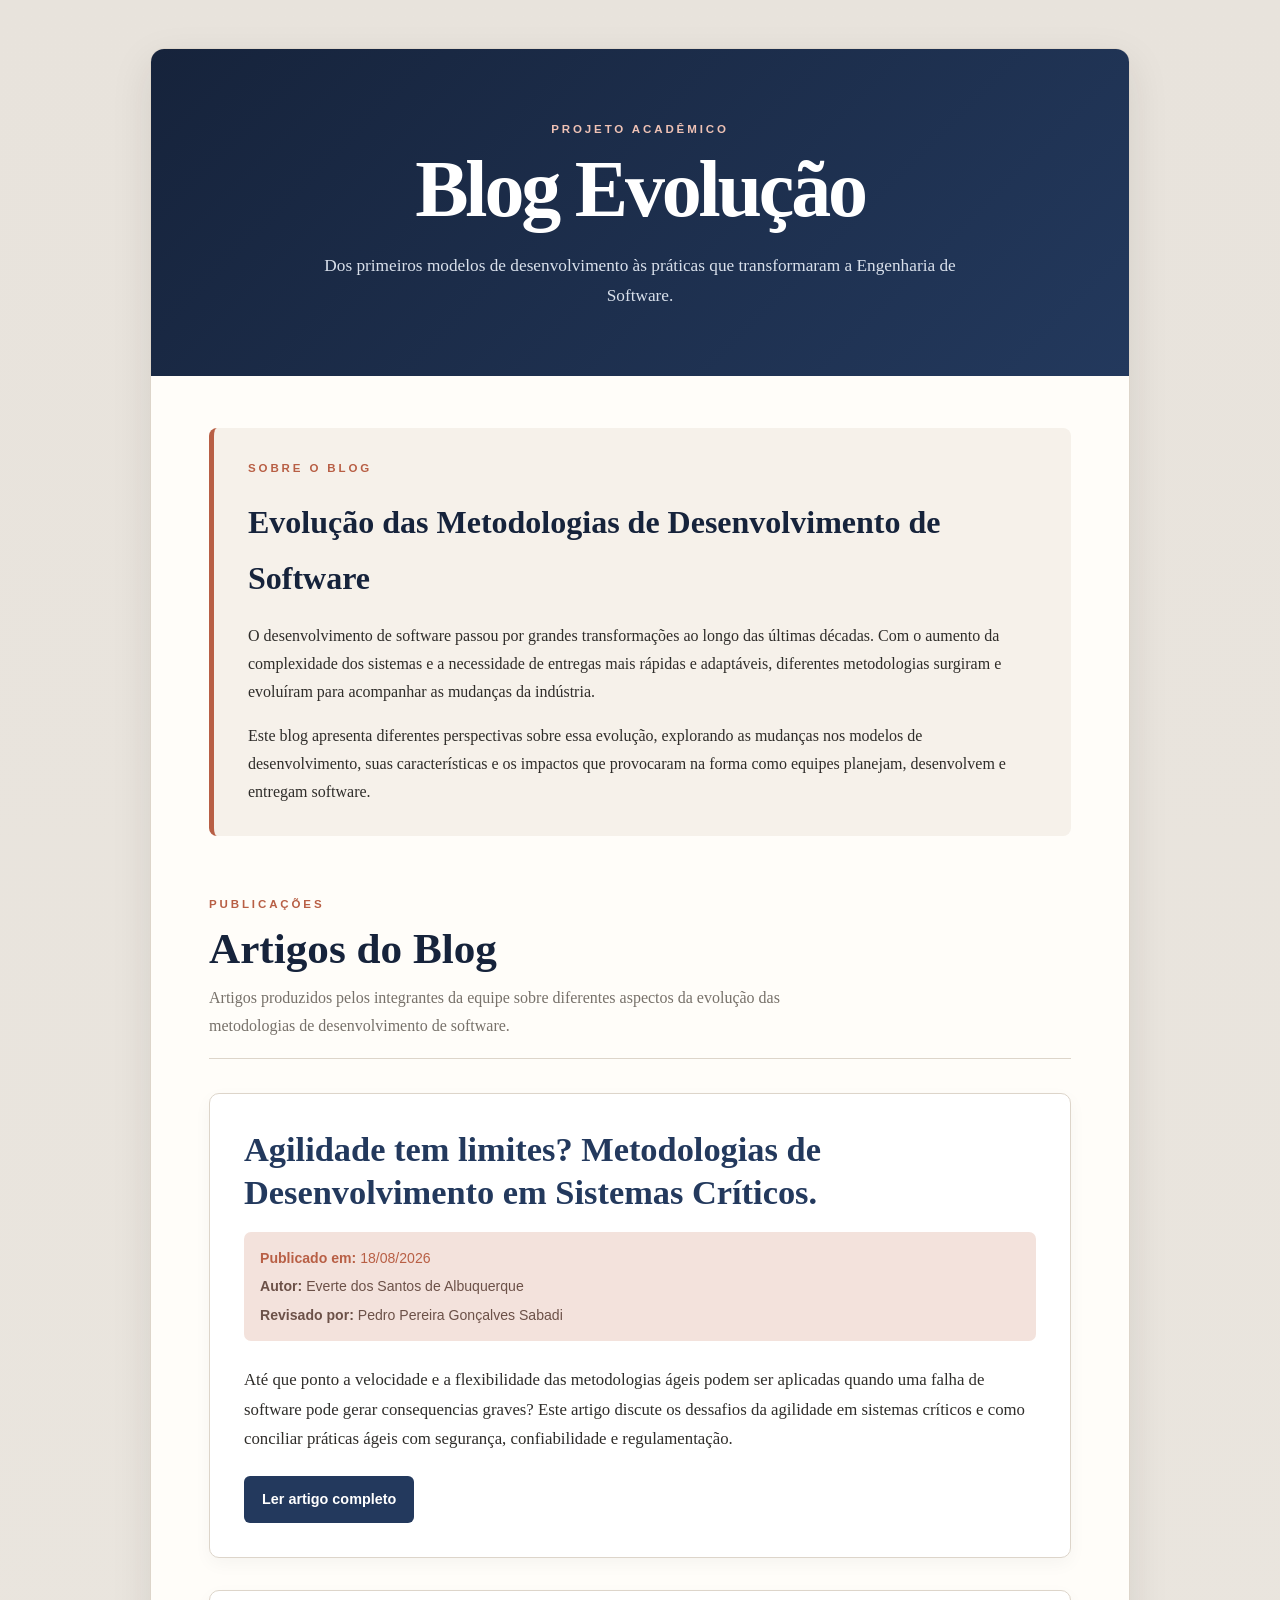
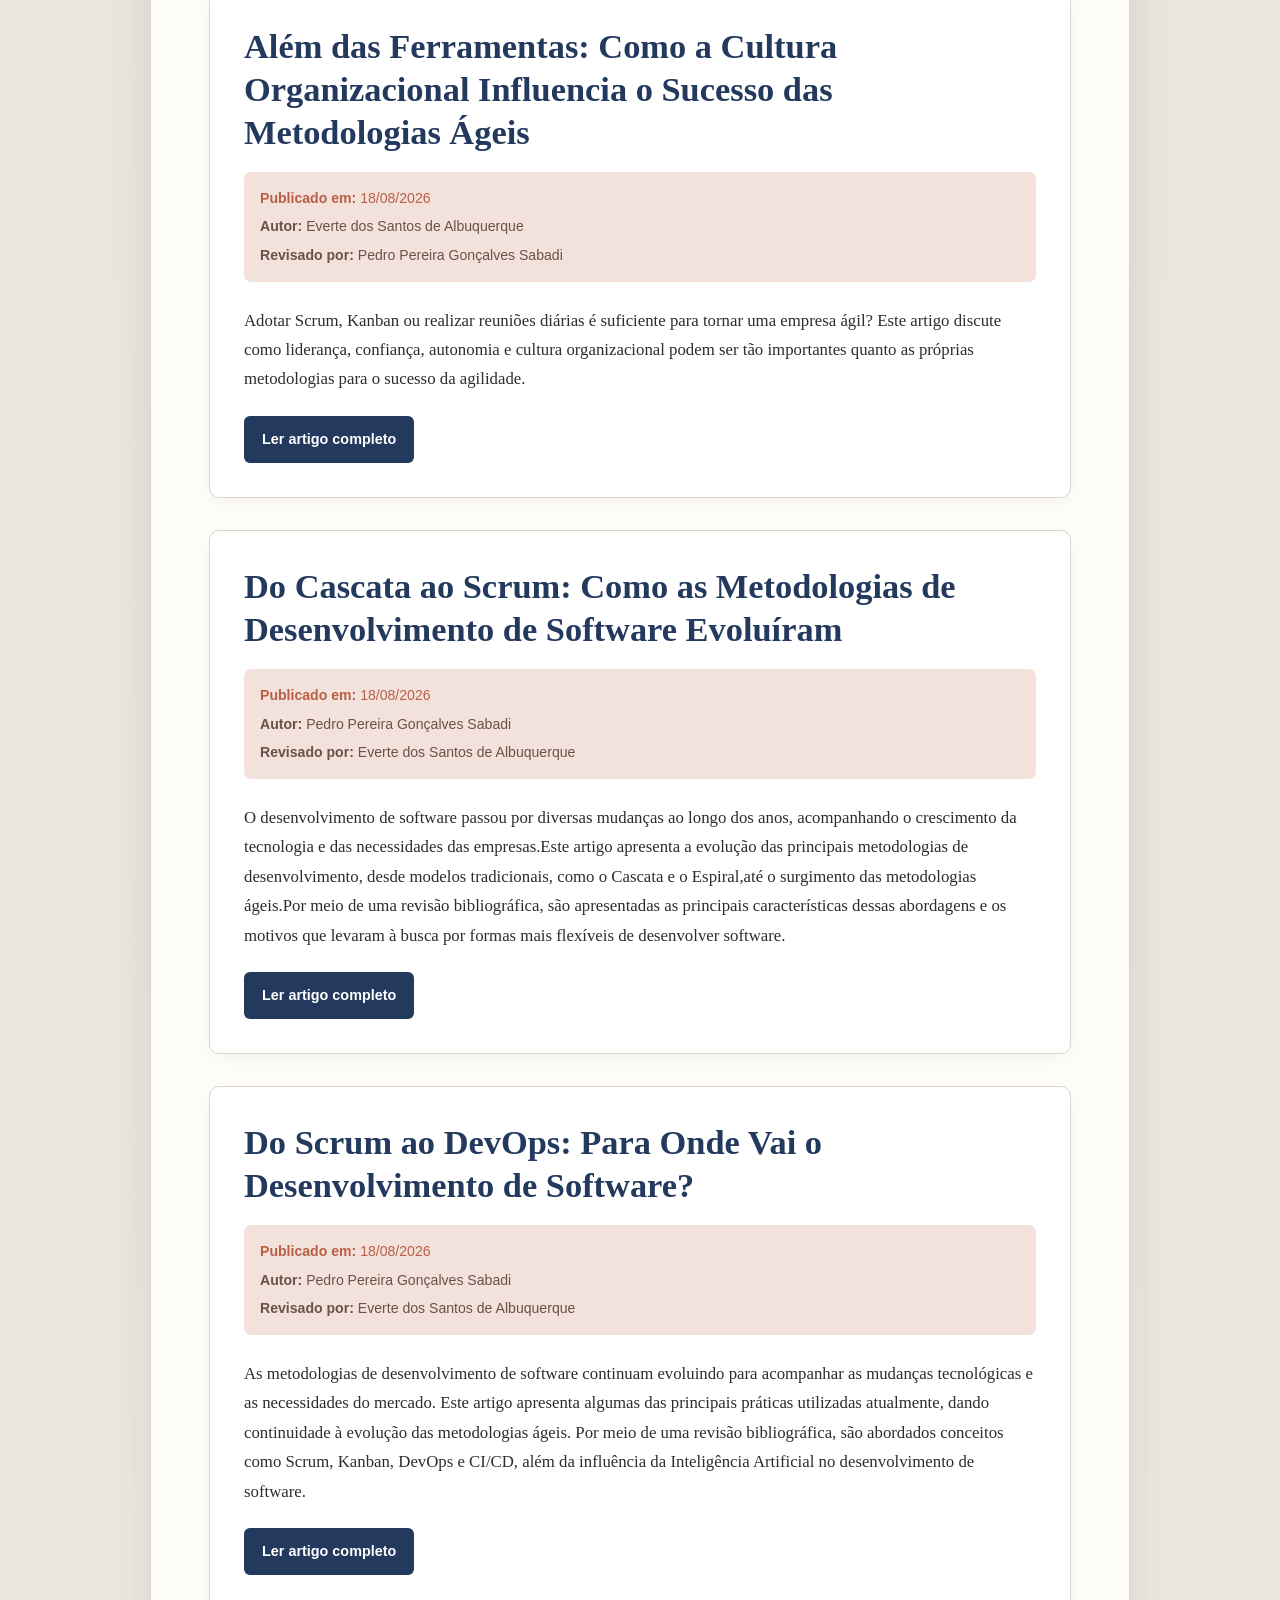
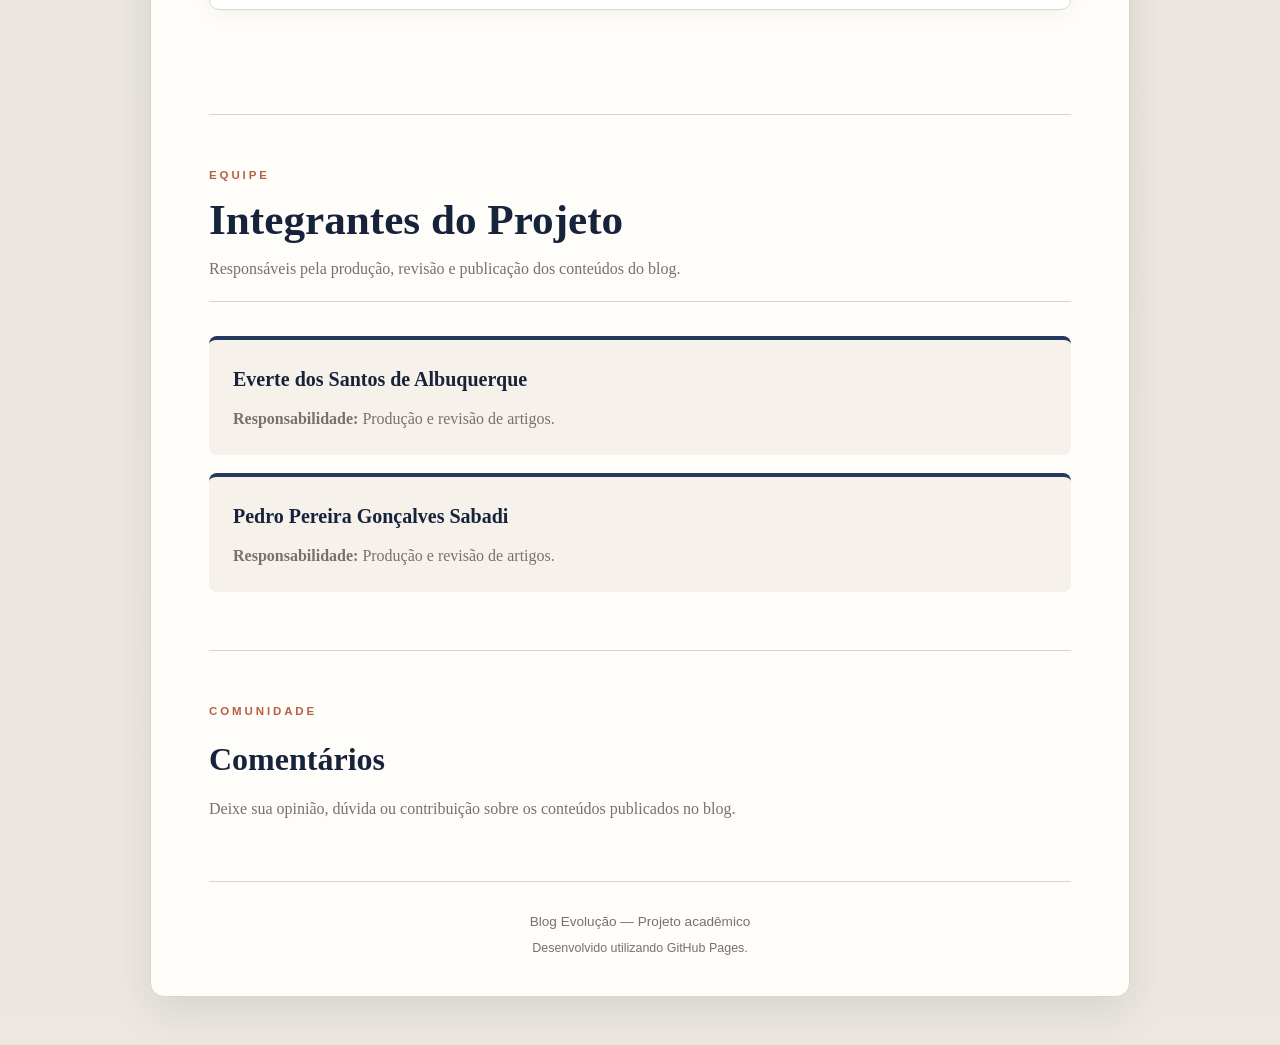
<file: index.html>
<!DOCTYPE html>
<html lang="pt-BR">
<head>
    <meta charset="UTF-8">

    <meta
        name="viewport"
        content="width=device-width, initial-scale=1.0"
    >

    <meta
        name="description"
        content="Blog acadêmico sobre a evolução das metodologias de desenvolvimento de software."
    >

    <title>Blog Evolução</title>

    <link rel="stylesheet" href="style.css">
</head>

<body>

    <section class="bloco">

        <!-- CABEÇALHO PRINCIPAL -->

        <header class="cabecalho-principal">

            <p class="categoria">
                Projeto Acadêmico
            </p>

            <h1>
                Blog Evolução
            </h1>

            <p class="subtitulo">
                Dos primeiros modelos de desenvolvimento às práticas que
                transformaram a Engenharia de Software.
            </p>

        </header>


        <!-- SOBRE O BLOG -->

        <section class="resumo-blog">

            <p class="categoria">
                Sobre o Blog
            </p>

            <h2>
                Evolução das Metodologias de Desenvolvimento de Software
            </h2>

            <p>
                O desenvolvimento de software passou por grandes transformações
                ao longo das últimas décadas. Com o aumento da complexidade dos
                sistemas e a necessidade de entregas mais rápidas e adaptáveis,
                diferentes metodologias surgiram e evoluíram para acompanhar
                as mudanças da indústria.
            </p>

            <p>
                Este blog apresenta diferentes perspectivas sobre essa evolução,
                explorando as mudanças nos modelos de desenvolvimento, suas
                características e os impactos que provocaram na forma como
                equipes planejam, desenvolvem e entregam software.
            </p>

        </section>


        <!-- PUBLICAÇÕES -->

        <section class="publicacoes">

            <div class="titulo-secao">

                <p class="categoria">
                    Publicações
                </p>

                <h2>
                    Artigos do Blog
                </h2>

                <p>
                    Artigos produzidos pelos integrantes da equipe sobre
                    diferentes aspectos da evolução das metodologias de
                    desenvolvimento de software.
                </p>

            </div>


            <!-- ARTIGO 1 -->

            <article class="artigo">

                <h3>
                    Agilidade tem limites? Metodologias de Desenvolvimento em Sistemas Críticos.
                </h3>

                <div class="dados-publicacao">

                    <p class="data-publicacao">
                        <strong>Publicado em:</strong>
                        18/08/2026
                    </p>

                    <p>
                        <strong>Autor:</strong>
                        Everte dos Santos de Albuquerque
                    </p>

                    <p>
                        <strong>Revisado por:</strong>
                        Pedro Pereira Gonçalves Sabadi
                    </p>

                </div>

                <p class="resumo-artigo">
                    Até que ponto a velocidade e a flexibilidade das metodologias ágeis podem ser aplicadas 
                    quando uma falha de software pode gerar consequencias graves? Este artigo discute os dessafios
                    da agilidade em sistemas críticos e como conciliar práticas ágeis com segurança,
                    confiabilidade e regulamentação.
                </p>


                <details class="artigo-expansivel">

                    <summary>
                        Ler artigo completo
                    </summary>

                    <div class="conteudo-artigo">

                        <h4>Introdução</h4>

                        <p>
                            
                        </p>

                        <p>
                            O desenvolvimento de software foi transformado pelas metodologias ágeis ao propor ciclos
                            menores, colaboração entre equipes, entregas frequentes e maior capacidade de adaptação.
                            Todavia, quando falamos de sistemas críticos, há uma questão importante: até que ponto é
                            possível priorizar agilidade quando uma falha pode provocar consequências graves?

                            Sistemas presentes em aeronaves, equipamentos médicos, automóveis e infraestruturas industriais
                            exigem altos níveis de segurança e confiabilidade. Nesses contextos, ter uma entrega rápida não
                            é suficiente. É necessário analisar mudanças, realizar testes e documentação de acordo com o risco envolvido.
                        </p>


                        <h4>Do que são sistemas críticos?</h4>

                        <p>
                            São aqueles cuja falha pode causar consequências graves, como danos físicos, ambientais e econômicos.
                            Softwares responsáveis pelo controle de aeronaves, dispositivos médicos, sistemas ferroviários e determinadas
                            funções de veículos são alguns exemplos.
                        </p>

                        <p>
                            Heager e Nielse (2018) destacam aplicações como bombas de insulina, sistemas de controle de voo, airbags e sistemas
                            ferroviários quando o assunto é desenvolvimento de software crítico.

                            A diferença principal está nas consequências de uma falha. Quando um aplicativo comum apresenta erro, o usuário pode
                            enfrentar incovenientes ou perda de dados. Já em um sistema crítico, um erro pode colocar equipamentos, operações e até
                            vidas em risco. Por isso, confiabilidade, segurança e gerenciamento de riscos tornam-se requisitos fundamentais.
                        </p>

                        <h4>Agilidade e sistems críticos</h4>
                        
                        <p>
                            O Manifesto Ágil, publicado em 2001, estabeleceu valores como colaboração, adaptação às mudanças e entrega de software
                            funcionando. Princípios que contribuíram para tornar mais felxível e responsivo o desenvolvimento.

                            Porém, existem uma interpretação equivocada de que ser ágil significa simplesmente desenvolver mais rápido, ter pouca documentação
                            ou reduzir etapas do processo. O próprio Manifesto Ágil não determina a eliminação da documentação, mas valoriza o software funcionando
                            mais do que documentação abrangente.

                            Em sistemas críticos, essa distinção é fundamental. Qualquer alteração, aparentemente pequena pode exigir novos testes, análise de impacto
                            e atualiação de documentos.

                            Heager e Nielsen (2018), identificaram desafios principalmente relacionados a documentação de requisitos, ciclo de vida e testes ao analisarem
                            a aplicação do desenvolvimento ágil em sistemas críticos.

                            Isso gera um importante conflito: enquanto a agilidade busca facilitar mudanças e entrega frequentes, sistemas críticos exigem controle rigoroso
                            para garantir que essas mudanças não introduzam novos riscos.
                            
                        </p>

                        <h4>Segurança, normas e regulamentações</h4>

                        <p>
                            O desenvolvimento de sistemas críticos também precisa considerar normas específicas de cada setor.

                            Na aviação, a DO-178C estabelece diretrizes relacionadas ao desenvolvimento de software utilizado em sistemas e equipmanetos aeronáuticos. Na indústria
                            de automóveis, a ISO 26262 trata da segurança funcional de sistemas elétricos e eletrônicos em veículos.

                            Na área médica, a IEC 62304 estabelece processos para o ciclo de vida de software de dispositivos médicos, enquanto a IEC 61508 aborda segurança funcional
                            de sistemas elétricos, eletrônicos e eletrônicos programáveis relacionados à segurança. 

                            Essas exigências mostram por que uma metodologia utilizada em um sistema convencional não pode simplesmente ser transportada sem adaptações, para um ambiente
                            crítico.
                        </p>


                        <h4>Conclusão</h4>

                        <p>
                            Ter métodos ágeis trouxe um importante avanço para a Engenharia de Software, principalmente em relação à adaptação, colaboração e desenvolvimento incremental.
                            Entretanto, sistemas críticos possuem características que exigem cuidados adicionais.

                            Isso não significa abandonar completamente a agilidade. Uma alternatinva é adptar suas práticas e combiná-las com processos rigorosos de segurança, validação e
                            documentação.

                            Portanto, a agilidade possui limites. Limites que aparecem quando a velocidade e flexibilidade começam a ameaçar características essenciais do sistema.
                            Em ambientes críticos, ser ágil é importante, mas ser seguro é indispensável.
                        </p>

                    </div>


                    <!-- REFERÊNCIAS -->

                    <div class="referencias-artigo">

                        <h4>
                            Referências
                        </h4>

                        <ol>

                            <li>
                            BECK, Kent et al. Manifesto for Agile Software Development. 2001. 
                            Manifesto for Agile Software Development.
                            </li>

                            <li>
                               HEEAGER, Lise Tordrup; NIELSEN, Peter Axel. A conceptual model of agile software 
                                development in a safety-critical context: A systematic literature review. Information 
                                and Software Technology, v. 103, p. 22–39, 2018. DOI: 10.1016/j.infsof.2018.06.004.
                            </li>

                        </ol>

                    </div>

                </details>

            </article>


            <!-- ARTIGO 2 -->

            <article class="artigo">

                <h3>
                    Além das Ferramentas: Como a Cultura Organizacional Influencia o Sucesso das Metodologias Ágeis
                </h3>

                <div class="dados-publicacao">

                    <p class="data-publicacao">
                        <strong>Publicado em:</strong>
                        18/08/2026
                    </p>

                    <p>
                        <strong>Autor:</strong>
                        Everte dos Santos de Albuquerque
                    </p>

                    <p>
                        <strong>Revisado por:</strong>
                        Pedro Pereira Gonçalves Sabadi
                    </p>

                </div>

                <p class="resumo-artigo">
                    Adotar Scrum, Kanban ou realizar reuniões diárias é suficiente para tornar uma empresa ágil?
                    Este artigo discute como liderança, confiança, autonomia e cultura organizacional podem ser tão
                    importantes quanto as próprias metodologias para o sucesso da agilidade.
                </p>


                <details class="artigo-expansivel">

                    <summary>
                        Ler artigo completo
                    </summary>

                    <div class="conteudo-artigo">

                        <h4>Introdução</h4>

                        <p>
                            Quando uma empresa decide adotar metodologias ágeis, algumas mudanças aparecem rapidamente: surgem quadros
                            Kanan, sprints, reuniões diárias, retrospectivas e novas ferramentas de gerenciamento. Mas será que isso é
                            suficiente para tornar uma organização realmente ágil?

                            A agilidade também depende da forma como as pessoas se comunicam, tomam decisões, recebem autonomia e lidam
                            com problemas. Por isso, o sucesso das metodologias ágeis está diretamente relacionado à cultura organizacional.
                        </p>

                        <h4>Não basta usar Scrum ou Kanban</h4>

                        <p>
                            Imagine uma equipe que utiliza Scrum, tem reuniões diárias e trabalha com sprints, mas qualquer decisão precisa
                            passar por vários níveis de aprovação. Os profissionais tem pouca autonomia e erros são tratados procurando culpados.
                            Apesar de ferramentas ágeis, a cultura continua rígida.

                            O próprio Manifesto Ágil valoriza "indivíduos e interações mais que processos e ferramentas". Mas isso não significa
                            abandonar processos, mas reconhecer que uma ferramenta pode organizar tarefas, enquanto colaboração, confiança e 
                            comunicação dependem das pessoas.
                        </p>

                        <h4>Cultura, confiança e autonomia</h4>

                        <p>
                            Há uma influência direta entre a maneira que uma equipe trabalha e a cultura organizacional. Em empresas muito centralizadas,
                            simples decisões podem depender constatemente da aprovação de superires, o que dificulta a autonomia e a adaptação.

                            Um ponto importante é a maneira como os erros são tratados. Metodologias ágeis valorizam a malhoria contínua e o feedback, porém, 
                            isso se torna difícil quando os profissionais têm medo de reconhecer problemas.

                            Edmondson (1999) relaciona esse aspecto à segurança psicológica, ou seja, à existência de um ambiente no qual as pessoas conseguem
                            discutir erros, dúvidas e ideias sem receio excessivo das consequências.

                            Um cultura favorável à agilidade, portanto, precisa incentivar comunicação, confiança e aprendizado.
                        </p>

                        <h4>O papel da liderança</h4>

                        <p>
                            Ser ágil não significa eliminar a liderança. O que muda é a maneira como ela atua.

                            Em vez de controlar cada atividade, líderes podem estabelecer objetivos, remover obstáculos e oferecer autonomia para que as equipes tomem
                            determinadas decisões.

                            Rigby, Sutherland e Takeuchi (2016) destacam a expansão da agilidade dentro das organizações também exige mudanças na liderança e na organização
                            do trabalho.

                            Justamente aí que surge um dos maiores desafios: implementar Scrum pode ser relativamente rápido; mudar uma cultura construída durante anos é muito mais difícil.
                        </p>

                        <h4>Quando a agilidade vira apenas aparência</h4>

                        <p>
                            Uma empresa pode realizar dailies, restrospectivas e sprints sem realmente incorporar os princípios ágeis.

                            Se não existe colaboração, se os problemas identificados nunca são resolvidos e se todas as decisões continuam centralizadas,
                            as práticas acabam se tornando apenas rituais.

                            Por isso, copiar processos de outras empresas não garante os mesmos resultados. Cada organização possui sua própria estrutura, pessoas e cultura.
                        </p>


                        <h4>Conclusão</h4>

                        <p>
                            Scrum, Kanban e outras práticas podem melhorar significativamente a organização do desenvolvimento, mas nenhuma ferramenta consegue criar confiança,
                            colaboração e autonomia sozinha.

                            Uma transformação ágil precisa ir além dos processos e considerar a cultura existente dentro da empresa. Não basta fazer Agile; é necessário criar um ambiente
                            no qual a agilidade possa realmente funcionar.

                            No fim, uma das ferramentas mais importantes para a agilidade não está instalada em nenhum computador: está na maneira como as pessoas trabalham juntas.
                        </p>

                    </div>


                    <!-- REFERÊNCIAS -->

                    <div class="referencias-artigo">

                        <h4>
                            Referências
                        </h4>

                        <ol>

                            <li>
                                BECK, Kent et al. Manifesto for Agile Software Development. 2001. Manifesto Ágil
                            </li>

                            <li>
                                EDMONDSON, Amy. Psychological Safety and Learning Behavior in Work Teams. Administrative Science Quarterly, v. 44, n. 2, p. 350–383, 1999.
                            </li>
                            <li>
                                RIGBY, Darrell K.; SUTHERLAND, Jeff; TAKEUCHI, Hirotaka. Embracing Agile. Harvard Business Review, v. 94, n. 5, p. 40–50, 2016.
                            </li>

                        </ol>

                    </div>

                </details>

            </article>


            <!-- ARTIGO 3 -->

            <article class="artigo">

                <h3>
                    Do Cascata ao Scrum: Como as Metodologias de Desenvolvimento de Software Evoluíram
                </h3>

                <div class="dados-publicacao">

                    <p class="data-publicacao">
                        <strong>Publicado em:</strong>
                        18/08/2026
                    </p>

                    <p>
                        <strong>Autor:</strong>
                        Pedro Pereira Gonçalves Sabadi
                    </p>

                    <p>
                        <strong>Revisado por:</strong>
                        Everte dos Santos de Albuquerque
                    </p>

                </div>

                <p class="resumo-artigo">
                    O desenvolvimento de software passou por diversas mudanças ao longo dos anos, acompanhando o 
                    crescimento da tecnologia e das necessidades das empresas.Este artigo apresenta a evolução das
                    principais metodologias de desenvolvimento, desde modelos tradicionais, como o Cascata e
                    o Espiral,até o surgimento das metodologias ágeis.Por meio de uma revisão bibliográfica, são
                    apresentadas as principais características dessas abordagens e os motivos que levaram à busca
                    por formas mais flexíveis de desenvolver software.
                    
                </p>


                <details class="artigo-expansivel">

                    <summary>
                        Ler artigo completo
                    </summary>

                    <div class="conteudo-artigo">

                        <h4>Introdução</h4>

                        <p>
                            Você já parou para pensar em como os softwares eram desenvolvidos antes de existirem 
                            Scrum, Kanban e outras metodologias ágeis? Hoje estamos acostumados a receber atualizações
                            frequentes em aplicativos, sites e sistemas. Mas o desenvolvimento de software nem sempre
                            funcionou dessa maneira.Com o crescimento da tecnologia, ficou cada vez mais importante
                            encontrar formas de organizar melhor o desenvolvimento de sistemas. Foi nesse contexto que
                            diferentes metodologias começaram a surgir, cada uma tentando resolver problemas encontrados
                            nas anteriores.
                            Neste post, vamos entender um pouco dessa evolução e descobrir como saímos de modelos mais
                            rígidos até chegar às metodologias ágeis.
                            
                        </p>

                        
                        <h4>O Modelo Cascata</h4>

                        <p>
                            Uma das primeiras abordagens conhecidas foi o Modelo Cascata. Nele, o projeto seguia
                            etapas em uma ordem definida: requisitos, planejamento, desenvolvimento, testes e entrega.
                            
                            Esse modelo trouxe organização para os projetos, mas apresentava dificuldades quando era
                            necessário realizar mudanças depois que o desenvolvimento já havia começado.
                        </p>

                        <h4>O Modelo Espiral</h4>

                        <p>
                            Com o tempo, surgiram novas propostas, como o Modelo Espiral, apresentado por Barry
                            Boehm em 1988.
                            
                            Diferentemente do Cascata, o desenvolvimento acontecia em ciclos, dando maior atenção
                            à identificação e ao controle dos riscos. Essa abordagem ajudou a mostrar que os
                            projetos poderiam ser desenvolvidos de maneira mais flexível.
                            
                        </p>

                        <h4>O surgimento das metodologias ágeis</h4>

                        <p>
                            As necessidades da indústria continuaram mudando. Os projetos passaram a exigir mais
                            rapidez e maior capacidade de adaptação.
                            
                            Em 2001, foi criado o Manifesto Ágil, que valorizou aspectos como a colaboração entre
                            as pessoas, o software funcionando e a capacidade de responder às mudanças.A partir
                            desse movimento, abordagens como Scrum, Kanban e XP ganharam espaço.
                        </p>

                        <h4>Scrum, Kanban e XP</h4>

                        <p>
                            O Scrum organiza o trabalho em ciclos chamados Sprints, permitindo que a equipe desenvolva
                            e avalie partes do produto com frequência.

                            O Kanban utiliza uma representação visual das tarefas, como:
                            A fazer → Em andamento → Concluído

                            Já o Extreme Programming (XP) apresenta práticas voltadas principalmente para a programação
                            e a qualidade do código. Apesar das diferenças, essas abordagens procuram tornar o
                            desenvolvimento mais flexível e facilitar a adaptação às mudanças.
                        </p>

                        <h4>Afinal, o Cascata deixou de existir?</h4>

                        <p>
                            Não necessariamente, a evolução das metodologias não significa que uma abordagem 
                            simplesmente substituiu todas as outras. Dependendo do projeto, uma metodologia 
                            mais tradicional ainda pode fazer sentido.

                            O mais importante é entender que não existe uma única metodologia perfeita para
                            todos os projetos.
                        </p>

                        <h4>O que podemos aprender com essa evolução?</h4>

                        <p>
                            A evolução das metodologias mostra que o desenvolvimento de software mudou conforme
                            os problemas e as necessidades das equipes também mudaram. O Cascata trouxe
                            organização, o Espiral deu mais atenção aos riscos e as metodologias ágeis aumentaram
                            a flexibilidade e a colaboração.

                            No final, todas essas mudanças têm um objetivo em comum: encontrar maneiras melhores 
                            de desenvolver software e criar soluções para problemas reais.
                        </p>

                    </div>


                    <!-- REFERÊNCIAS -->

                    <div class="referencias-artigo">

                        <h4>
                            Referências
                        </h4>

                        <ol>

                            <li>
                                BOEHM, Barry W. A spiral model of software development and enhancement.
                                Computer, v. 21, n. 5, p. 61–72, 1988. DOI: 10.1109/2.59.
                            </li>

                            <li>
                                MANIFESTO PARA DESENVOLVIMENTO ÁGIL DE SOFTWARE. Manifesto 
                                para Desenvolvimento Ágil de Software. 2001.
                            </li>

                            <li>
                                SCHWABER, Ken; SUTHERLAND, Jeff. The Scrum Guide: The Definitive
                                Guide to Scrum: The Rules of the Game. 2020.
                            </li>

                        </ol>

                    </div>

                </details>

            </article>
            
             <article class="artigo">

                <h3>
                    Do Scrum ao DevOps: Para Onde Vai o Desenvolvimento de Software?
                </h3>

                <div class="dados-publicacao">

                    <p class="data-publicacao">
                        <strong>Publicado em:</strong>
                        18/08/2026
                    </p>

                    <p>
                        <strong>Autor:</strong>
                        Pedro Pereira Gonçalves Sabadi
                    </p>

                    <p>
                        <strong>Revisado por:</strong>
                        Everte dos Santos de Albuquerque
                    </p>

                </div>

                <p class="resumo-artigo">
                    As metodologias de desenvolvimento de software continuam evoluindo para
                    acompanhar as mudanças tecnológicas e as necessidades do mercado. Este 
                    artigo apresenta algumas das principais práticas utilizadas atualmente, 
                    dando continuidade à evolução das metodologias ágeis. Por meio de uma revisão
                    bibliográfica, são abordados conceitos como Scrum, Kanban, DevOps e CI/CD, 
                    além da influência da Inteligência Artificial no desenvolvimento de software.
                </p>


                <details class="artigo-expansivel">

                    <summary>
                        Ler artigo completo
                    </summary>

                    <div class="conteudo-artigo">

                        <h4>Introdução</h4>

                        <p>
                            Se você está começando a estudar programação, provavelmente já encontrou
                            termos como Scrum, Kanban, DevOps e CI/CD. No início, pode parecer que são
                            apenas várias metodologias e siglas diferentes. Porém, todas elas fazem parte
                            de uma evolução na maneira como as equipes desenvolvem e entregam software.
                        </p>

                        <h4>Scrum: organizando o trabalho em ciclos</h4>

                        <p>
                            O Scrum é uma das abordagens ágeis mais conhecidas atualmente. Sua ideia é
                            organizar o trabalho em períodos chamados Sprints, nos quais a equipe desenvolve
                            uma parte do produto e depois avalia os resultados.
                            
                            Isso permite que o projeto seja acompanhado de forma mais frequente. Em vez de
                            esperar até o final para descobrir se algo está funcionando, a equipe pode
                            analisar o que foi desenvolvido e fazer ajustes durante o processo.
                            
                            Essa forma de trabalho também incentiva a comunicação entre os integrantes
                            da equipe e ajuda a manter todos envolvidos nos objetivos do projeto.
                        </p>

                        <h4>Kanban: tornando o trabalho mais visual</h4>

                        <p>
                           Outra abordagem bastante utilizada é o Kanban.Sua ideia pode ser entendida
                            por meio de um quadro dividido em etapas, como:
                            A fazer → Em andamento → Concluído.

                            Dessa maneira, a equipe consegue visualizar as tarefas e entender melhor
                            o andamento do projeto.O Kanban pode ser útil porque torna mais fácil
                            identificar tarefas paradas ou atividades que estão acumulando. Além disso,
                            sua utilização não exige necessariamente que a equipe trabalhe com ciclos
                            fixos, podendo acompanhar o fluxo de trabalho de maneira contínua.
                        </p>

                        <h4>DevOps: aproximando desenvolvimento e operações</h4>

                        <p>
                            Com a necessidade de entregar software cada vez mais rápido, surgiu
                            também o DevOps. De maneira simples, DevOps busca aproximar as equipes
                            de desenvolvimento e operações, aumentando a colaboração e utilizando 
                            automação em diferentes etapas do processo.
                            
                            Por exemplo, depois que uma funcionalidade é desenvolvida, ela precisa
                            ser testada e disponibilizada para os usuários. A automação pode tornar
                            essas etapas mais rápidas e diminuir a quantidade de tarefas manuais.
                        </p>

                        <h4>CI/CD e a automação</h4>

                        <p>
                            O CI/CD está bastante relacionado ao DevOps.A Integração Contínua permite
                            integrar e testar alterações no código com frequência. Já a Entrega 
                            Contínua facilita a disponibilização dessas alterações.

                            Na prática, essas práticas ajudam as equipes a encontrar problemas mais
                            cedo e entregar novas versões do software com maior frequência.
                        </p>

                        <h4>E a Inteligência Artificial?</h4>

                        <p>
                            Outra tecnologia que vem influenciando o desenvolvimento de software é a
                            Inteligência Artificial.Atualmente, ferramentas de IA podem ajudar programadores
                            a escrever e explicar códigos, encontrar possíveis erros e auxiliar na documentação.

                            Isso não significa que o programador deixou de ser necessário. É importante saber
                            analisar as respostas dessas ferramentas e entender se a solução realmente funciona.

                            Por isso, principalmente para quem está começando, aprender os fundamentos da programação
                            continua sendo essencial.  
                        </p>
                        <h4>Para onde estamos indo?</h4>

                        <p>
                            A evolução das metodologias mostra que o desenvolvimento de software está cada vez mais
                            relacionado a flexibilidade, colaboração e automação.
            
                            Scrum e Kanban ajudam a organizar o trabalho, enquanto DevOps e CI/CD facilitam a
                            entrega do software. Ao mesmo tempo, a Inteligência Artificial começa a apoiar os
                            profissionais em diversas tarefas.Ainda não sabemos exatamente quais serão as próximas
                            mudanças, mas uma coisa é certa: as metodologias continuarão evoluindo conforme novas
                            tecnologias e necessidades surgirem.

                            No final, todas essas mudanças têm um objetivo em comum: encontrar maneiras melhores de
                            desenvolver, testar e entregar software.
                        </p>
                        

                    </div>


                    <!-- REFERÊNCIAS -->

                    <div class="referencias-artigo">

                        <h4>
                            Referências
                        </h4>

                        <ol>

                            <li>
                                MANIFESTO PARA DESENVOLVIMENTO ÁGIL DE SOFTWARE. Manifesto 
                                para Desenvolvimento Ágil de Software. 2001.
                            </li>

                            <li>
                                SCHWABER, Ken; SUTHERLAND, Jeff. The Scrum Guide: The Definitive
                                Guide to Scrum: The Rules of the Game. 2020.
                            </li>

                            <li>
                                AGILE ALLIANCE. What is the Agile Manifesto? Disponível em: Agile
                                Alliance. Acesso em: 21 ago. 2026.
                            </li>

                        </ol>

                    </div>

                </details>

            </article>


        </section>


        <!-- EQUIPE -->

        <section class="equipe">

            <div class="titulo-secao">

                <p class="categoria">
                    Equipe
                </p>

                <h2>
                    Integrantes do Projeto
                </h2>

                <p>
                    Responsáveis pela produção, revisão e publicação
                    dos conteúdos do blog.
                </p>

            </div>


            <div class="lista-equipe">

                <div class="integrante">

                    <h3>
                        Everte dos Santos de Albuquerque
                    </h3>

                    <p>
                        <strong>Responsabilidade:</strong>
                        Produção e revisão de artigos.
                    </p>

                </div>


                <div class="integrante">

                    <h3>
                        Pedro Pereira Gonçalves Sabadi
                    </h3>

                    <p>
                        <strong>Responsabilidade:</strong>
                        Produção e revisão de artigos.
                    </p>

                </div>

            </div>

        </section>


        <!-- COMENTÁRIOS -->

        <section class="comentarios">

            <div class="cabecalho-comentarios">

                <p class="categoria">
                    Comunidade
                </p>

                <h2>
                    Comentários
                </h2>

                <p>
                    Deixe sua opinião, dúvida ou contribuição sobre
                    os conteúdos publicados no blog.
                </p>

            </div>


            <script
                src="https://giscus.app/client.js"
                data-repo="blogevolucao/blogevolucao.github.io"
                data-repo-id="R_kgDOTmVFRw"
                data-category="General"
                data-category-id="DIC_kwDOTmVFR84DDloT"
                data-mapping="pathname"
                data-strict="0"
                data-reactions-enabled="1"
                data-emit-metadata="1"
                data-input-position="top"
                data-theme="light"
                data-lang="pt"
                crossorigin="anonymous"
                async>
            </script>

        </section>


        <!-- RODAPÉ -->

        <footer class="rodape">

            <p>
                Blog Evolução — Projeto acadêmico
            </p>

            <p class="rodape-secundario">
                Desenvolvido utilizando GitHub Pages.
            </p>

        </footer>

    </section>


    <!-- ============================= -->
    <!-- JAVASCRIPT -->
    <!-- ============================= -->

    <script>

        const artigos = document.querySelectorAll(".artigo-expansivel");


        artigos.forEach(function (artigo) {

            const botao = artigo.querySelector("summary");


            artigo.addEventListener("toggle", function () {

                if (artigo.open) {

                    botao.textContent = "Mostrar menos";

                } else {

                    botao.textContent = "Ler artigo completo";

                }

            });

        });

    </script>

</body>
</html>
</file>
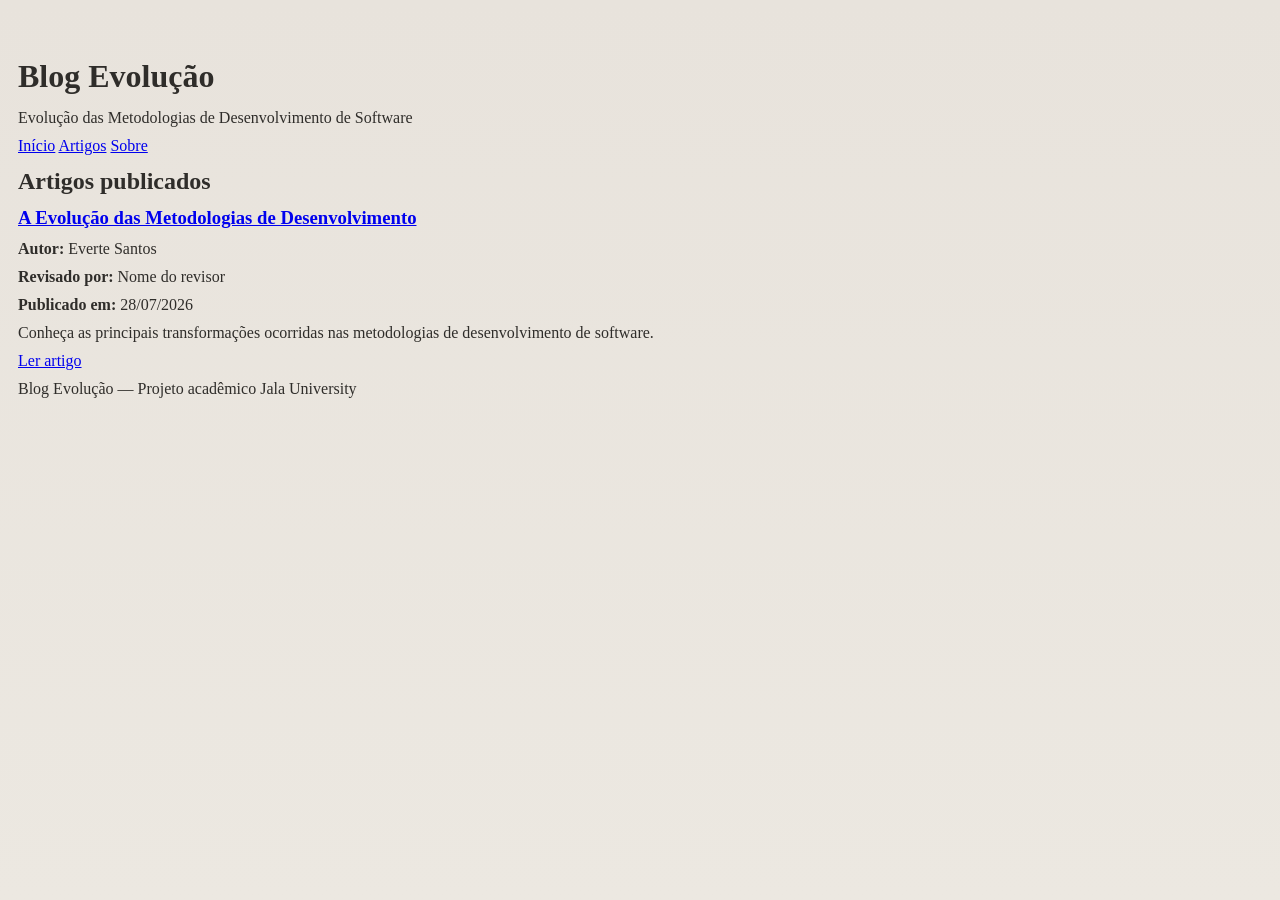
<file: artigos.html>
<!DOCTYPE html>
<html lang="pt-BR">
<head>
    <meta charset="UTF-8">
    <meta name="viewport" content="width=device-width, initial-scale=1.0">

    <title>Artigos | Blog Evolução</title>

    <link rel="stylesheet" href="style.css">
</head>

<body>
    <header>
        <div class="container">
            <h1>Blog Evolução</h1>

            <p>Evolução das Metodologias de Desenvolvimento de Software</p>

            <nav>
                <a href="index.html">Início</a>
                <a href="artigos.html">Artigos</a>
                <a href="sobre.html">Sobre</a>
            </nav>
        </div>
    </header>

    <main class="container">
        <section>
            <h2 class="titulo-pagina">Artigos publicados</h2>

            <div class="lista-artigos">
                <article class="artigo-resumo">
                    <h3>
                        <a href="artigos/evolucao-das-metodologias.html">
                            A Evolução das Metodologias de Desenvolvimento
                        </a>
                    </h3>

                    <p><strong>Autor:</strong> Everte Santos</p>

                    <p><strong>Revisado por:</strong> Nome do revisor</p>

                    <p><strong>Publicado em:</strong> 28/07/2026</p>

                    <p>
                        Conheça as principais transformações ocorridas nas
                        metodologias de desenvolvimento de software.
                    </p>

                    <a
                        class="botao-artigo"
                        href="artigos/evolucao-das-metodologias.html"
                    >
                        Ler artigo
                    </a>
                </article>
            </div>
        </section>
    </main>

    <footer>
        <p>Blog Evolução — Projeto acadêmico Jala University</p>
    </footer>
</body>
</html>
</file>
<file: style.css>
* {
    box-sizing: border-box;
    margin: 0;
    padding: 0;
}

:root {
    --background: #ece8e1;
    --paper: #fffdf9;

    --primary: #23395d;
    --secondary: #16233b;

    --accent: #b85f45;
    --accent-soft: #f3e2dc;

    --text: #2f2d2a;
    --muted: #77716a;

    --border: #ddd5ca;
    --highlight: #f6f1ea;

    --shadow: rgba(36, 31, 27, 0.10);
}

html {
    scroll-behavior: smooth;
}

body {
    background:
        linear-gradient(
            180deg,
            #e8e3dc 0%,
            var(--background) 100%
        );

    color: var(--text);

    font-family:
        Georgia,
        "Times New Roman",
        serif;

    line-height: 1.75;

    min-height: 100vh;

    padding: 48px 18px;
}


/* CONTAINER PRINCIPAL */

.bloco {
    background-color: var(--paper);

    border: 1px solid var(--border);

    border-radius: 14px;

    box-shadow:
        0 14px 40px var(--shadow);

    margin: 0 auto;

    max-width: 980px;

    overflow: hidden;
}


/* CABEÇALHO */

.cabecalho-principal {
    background:
        linear-gradient(
            135deg,
            var(--secondary),
            var(--primary)
        );

    color: white;

    padding: 70px 64px 64px;

    text-align: center;
}

.cabecalho-principal .categoria {
    color: #efc2b5;
}

.cabecalho-principal h1 {
    font-size:
        clamp(3rem, 7vw, 5rem);

    letter-spacing: -0.04em;

    line-height: 1;

    margin-bottom: 22px;
}

.subtitulo {
    color: #d9e0eb;

    font-size: 1.08rem;

    margin: 0 auto;

    max-width: 650px;
}


/* CATEGORIA */

.categoria {
    color: var(--accent);

    font-family:
        Arial,
        Helvetica,
        sans-serif;

    font-size: 0.72rem;

    font-weight: 700;

    letter-spacing: 0.18rem;

    margin-bottom: 10px;

    text-transform: uppercase;
}


/* MARGENS INTERNAS */

.resumo-blog,
.publicacoes,
.equipe,
.comentarios,
.rodape {
    margin-left: 58px;

    margin-right: 58px;
}


/* SOBRE O BLOG */

.resumo-blog {
    background-color: var(--highlight);

    border-left:
        5px solid var(--accent);

    border-radius: 8px;

    margin-top: 52px;

    padding: 30px 34px;
}

.resumo-blog h2 {
    color: var(--secondary);

    font-size: 2rem;

    margin-bottom: 16px;
}

.resumo-blog p {
    margin-bottom: 16px;
}

.resumo-blog p:last-child {
    margin-bottom: 0;
}


/* TÍTULO DAS SEÇÕES */

.titulo-secao {
    border-bottom:
        1px solid var(--border);

    margin-bottom: 34px;

    padding-bottom: 18px;
}

.titulo-secao h2 {
    color: var(--secondary);

    font-size:
        clamp(2rem, 4vw, 2.7rem);

    line-height: 1.15;

    margin-bottom: 10px;
}

.titulo-secao > p:last-child {
    color: var(--muted);

    max-width: 650px;
}


/* PUBLICAÇÕES */

.publicacoes {
    margin-top: 58px;

    padding-bottom: 10px;
}


/* ARTIGO */

.artigo {
    background-color: white;

    border:
        1px solid var(--border);

    border-radius: 10px;

    box-shadow:
        0 6px 18px rgba(0, 0, 0, 0.04);

    margin-bottom: 32px;

    padding: 34px;

    transition:
        transform 0.2s ease,
        box-shadow 0.2s ease;
}

.artigo:hover {
    box-shadow:
        0 12px 26px rgba(0, 0, 0, 0.07);

    transform:
        translateY(-2px);
}

.artigo h3 {
    color: var(--primary);

    font-size:
        clamp(1.6rem, 3vw, 2.15rem);

    line-height: 1.25;

    margin-bottom: 18px;
}


/* DADOS DO ARTIGO */

.dados-publicacao {
    background-color:
        var(--accent-soft);

    border-radius: 7px;

    color: #6c5148;

    display: grid;

    font-family:
        Arial,
        Helvetica,
        sans-serif;

    font-size: 0.88rem;

    gap: 4px;

    margin-bottom: 24px;

    padding: 14px 16px;
}

.dados-publicacao p {
    margin: 0;
}

.data-publicacao {
    color: var(--accent);
}


/* RESUMO */

.resumo-artigo {
    font-size: 1.05rem;

    font-weight: 500;

    margin-bottom: 22px;
}


/* ARTIGO EXPANSÍVEL */

.artigo-expansivel {
    margin-top: 20px;
}


/* BOTÃO */

.artigo-expansivel summary {
    background-color:
        var(--primary);

    border: none;

    border-radius: 6px;

    color: white;

    cursor: pointer;

    display: inline-flex;

    align-items: center;

    justify-content: center;

    font-family:
        Arial,
        Helvetica,
        sans-serif;

    font-size: 0.9rem;

    font-weight: 700;

    list-style: none;

    min-width: 170px;

    padding: 11px 18px;

    user-select: none;

    transition:
        background-color 0.2s ease,
        transform 0.2s ease,
        box-shadow 0.2s ease;
}

.artigo-expansivel summary::-webkit-details-marker {
    display: none;
}

.artigo-expansivel summary::marker {
    display: none;
}

.artigo-expansivel summary:hover {
    background-color:
        var(--secondary);

    box-shadow:
        0 5px 12px rgba(0, 0, 0, 0.10);

    transform:
        translateY(-1px);
}


/* BOTÃO ABERTO */

.artigo-expansivel[open] summary {
    background-color:
        var(--accent);
}

.artigo-expansivel[open] summary:hover {
    background-color:
        #984b36;
}


/* CONTEÚDO */

.conteudo-artigo {
    border-top:
        1px solid var(--border);

    color: var(--text);

    font-size: 1.02rem;

    margin-top: 30px;

    padding-top: 28px;
}

.conteudo-artigo p {
    margin-bottom: 18px;
}

.conteudo-artigo h4 {
    color:
        var(--secondary);

    font-size: 1.3rem;

    margin:
        28px 0 12px;
}

.conteudo-artigo h4:first-child {
    margin-top: 0;
}

.conteudo-artigo ul,
.conteudo-artigo ol {
    margin:
        0 0 20px 26px;
}

.conteudo-artigo li {
    margin-bottom: 7px;
}


/* REFERÊNCIAS */

.referencias-artigo {
    background-color:
        var(--highlight);

    border-top:
        1px solid var(--border);

    border-radius:
        0 0 7px 7px;

    margin-top: 34px;

    padding: 22px 24px;
}

.referencias-artigo h4 {
    color:
        var(--secondary);

    font-family:
        Arial,
        Helvetica,
        sans-serif;

    font-size: 0.95rem;

    letter-spacing: 0.04rem;

    margin-bottom: 14px;

    text-transform: uppercase;
}

.referencias-artigo ol {
    color:
        var(--muted);

    font-size: 0.9rem;

    margin-left: 20px;
}

.referencias-artigo li {
    margin-bottom: 12px;
}

.referencias-artigo li:last-child {
    margin-bottom: 0;
}


/* EQUIPE */

.equipe {
    border-top:
        1px solid var(--border);

    margin-top: 62px;

    padding-top: 50px;
}

.lista-equipe {
    display: grid;

    gap: 18px;
}

.integrante {
    background-color:
        var(--highlight);

    border-radius: 8px;

    border-top:
        4px solid var(--primary);

    padding: 22px 24px;
}

.integrante h3 {
    color:
        var(--secondary);

    font-size: 1.25rem;

    margin-bottom: 8px;
}

.integrante p {
    color:
        var(--muted);
}


/* COMENTÁRIOS */

.comentarios {
    border-top:
        1px solid var(--border);

    margin-top: 58px;

    padding-top: 50px;
}

.cabecalho-comentarios {
    margin-bottom: 28px;
}

.cabecalho-comentarios h2 {
    color:
        var(--secondary);

    font-size: 2rem;

    margin-bottom: 8px;
}

.cabecalho-comentarios > p:last-child {
    color:
        var(--muted);

    max-width: 650px;
}


/* RODAPÉ */

.rodape {
    border-top:
        1px solid var(--border);

    color:
        var(--muted);

    font-family:
        Arial,
        Helvetica,
        sans-serif;

    font-size: 0.85rem;

    margin-top: 58px;

    padding:
        28px 0 36px;

    text-align: center;
}

.rodape-secundario {
    font-size: 0.78rem;

    margin-top: 4px;
}


/* RESPONSIVIDADE */

@media (max-width: 760px) {

    body {
        padding: 0;
    }

    .bloco {
        border: 0;

        border-radius: 0;

        box-shadow: none;

        max-width: 100%;
    }

    .cabecalho-principal {
        padding:
            54px 24px 48px;
    }

    .cabecalho-principal h1 {
        font-size: 3rem;
    }

    .resumo-blog,
    .publicacoes,
    .equipe,
    .comentarios,
    .rodape {
        margin-left: 22px;

        margin-right: 22px;
    }

    .resumo-blog {
        margin-top: 32px;

        padding: 24px;
    }

    .artigo {
        padding:
            24px 22px;
    }

    .titulo-secao h2 {
        font-size: 2rem;
    }

    .dados-publicacao {
        font-size: 0.84rem;
    }

    .artigo-expansivel summary {
        width: 100%;
    }

    .referencias-artigo {
        padding: 18px;
    }
}
</file>
